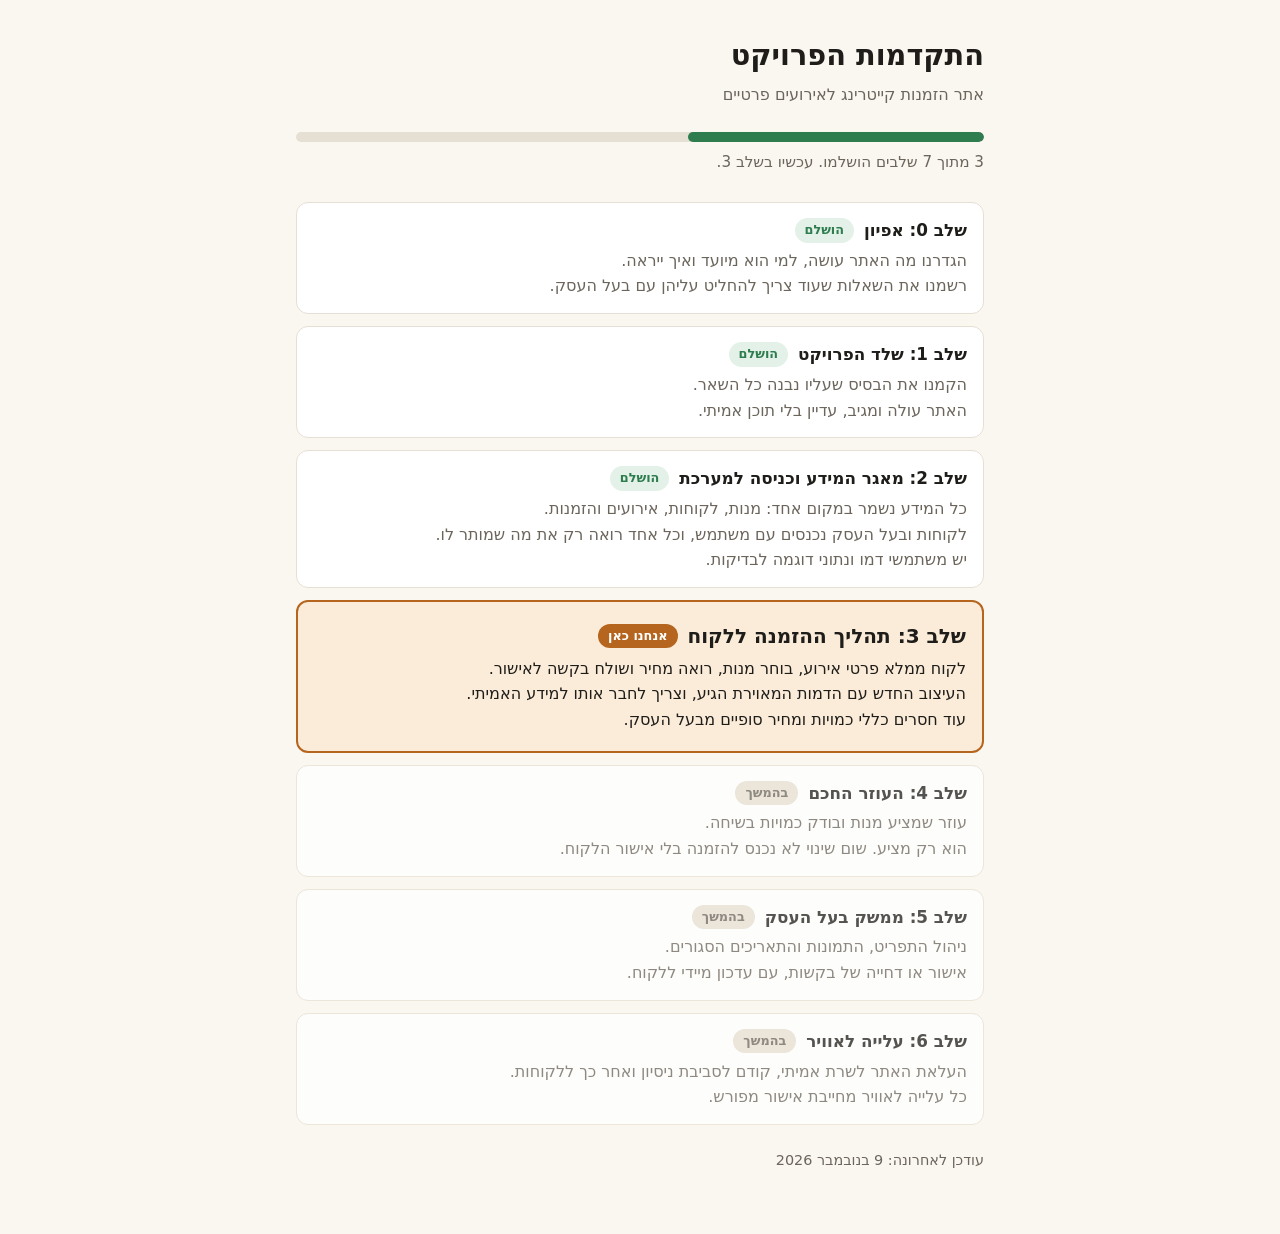
<file: progress.html>
<!doctype html>
<html lang="he" dir="rtl">
<head>
  <meta charset="utf-8">
  <meta name="viewport" content="width=device-width, initial-scale=1">
  <title>התקדמות הפרויקט</title>
  <style>
    :root {
      --bg: #faf7f1; --card: #ffffff; --text: #1f1d1a; --muted: #6b655c; --line: #e6dfd3;
      --done: #2f7d4f; --done-soft: #e3f1e8; --now: #b5651d; --now-soft: #fbecd9;
    }
    @media (prefers-color-scheme: dark) {
      :root { --bg: #171614; --card: #22201d; --text: #f2eee7; --muted: #a9a297; --line: #36322c;
        --done: #6cc28f; --done-soft: #1f3327; --now: #f0a45c; --now-soft: #3a2a17; }
    }
    * { box-sizing: border-box; }
    body { margin: 0; background: var(--bg); color: var(--text);
      font: 16px/1.6 system-ui, -apple-system, "Segoe UI", Arial, sans-serif; }
    main { max-width: 720px; margin-inline: auto; padding: 32px 16px 48px; }
    h1 { margin: 0 0 4px; font-size: 1.8rem; }
    .sub { margin: 0 0 24px; color: var(--muted); }
    .bar { height: 10px; background: var(--line); border-radius: 99px; overflow: hidden; margin-bottom: 8px; }
    .bar span { display: block; height: 100%; background: var(--done); border-radius: 99px; }
    .bar-label { margin: 0 0 28px; color: var(--muted); font-size: .95rem; }
    ol { list-style: none; margin: 0; padding: 0; display: grid; gap: 12px; }
    li { background: var(--card); border: 1px solid var(--line); border-radius: 12px; padding: 14px 16px; }
    li h2 { margin: 0 0 4px; font-size: 1.05rem; display: flex; gap: 10px; align-items: center; flex-wrap: wrap; }
    li p { margin: 0; color: var(--muted); }
    .tag { font-size: .8rem; font-weight: 700; padding: 2px 10px; border-radius: 99px; background: var(--line); color: var(--muted); }
    li.done .tag { background: var(--done-soft); color: var(--done); }
    li.now { border: 2px solid var(--now); background: var(--now-soft); padding: 18px 16px; }
    li.now h2 { font-size: 1.25rem; }
    li.now p { color: var(--text); }
    li.now .tag { background: var(--now); color: #fff; }
    li.todo { opacity: .75; }
    .updated { margin-top: 24px; color: var(--muted); font-size: .9rem; }
  </style>
</head>
<body>
  <main>
    <h1>התקדמות הפרויקט</h1>
    <p class="sub">אתר הזמנות קייטרינג לאירועים פרטיים</p>

    <div class="bar" aria-hidden="true"><span style="inline-size: 43%"></span></div>
    <p class="bar-label">3 מתוך 7 שלבים הושלמו. עכשיו בשלב 3.</p>

    <ol>
      <li class="done">
        <h2>שלב 0: אפיון <span class="tag">הושלם</span></h2>
        <p>הגדרנו מה האתר עושה, למי הוא מיועד ואיך ייראה.</p>
        <p>רשמנו את השאלות שעוד צריך להחליט עליהן עם בעל העסק.</p>
      </li>
      <li class="done">
        <h2>שלב 1: שלד הפרויקט <span class="tag">הושלם</span></h2>
        <p>הקמנו את הבסיס שעליו נבנה כל השאר.</p>
        <p>האתר עולה ומגיב, עדיין בלי תוכן אמיתי.</p>
      </li>
      <li class="done">
        <h2>שלב 2: מאגר המידע וכניסה למערכת <span class="tag">הושלם</span></h2>
        <p>כל המידע נשמר במקום אחד: מנות, לקוחות, אירועים והזמנות.</p>
        <p>לקוחות ובעל העסק נכנסים עם משתמש, וכל אחד רואה רק את מה שמותר לו.</p>
        <p>יש משתמשי דמו ונתוני דוגמה לבדיקות.</p>
      </li>
      <li class="now" aria-current="step">
        <h2>שלב 3: תהליך ההזמנה ללקוח <span class="tag">אנחנו כאן</span></h2>
        <p>לקוח ממלא פרטי אירוע, בוחר מנות, רואה מחיר ושולח בקשה לאישור.</p>
        <p>העיצוב החדש עם הדמות המאוירת הגיע, וצריך לחבר אותו למידע האמיתי.</p>
        <p>עוד חסרים כללי כמויות ומחיר סופיים מבעל העסק.</p>
      </li>
      <li class="todo">
        <h2>שלב 4: העוזר החכם <span class="tag">בהמשך</span></h2>
        <p>עוזר שמציע מנות ובודק כמויות בשיחה.</p>
        <p>הוא רק מציע. שום שינוי לא נכנס להזמנה בלי אישור הלקוח.</p>
      </li>
      <li class="todo">
        <h2>שלב 5: ממשק בעל העסק <span class="tag">בהמשך</span></h2>
        <p>ניהול התפריט, התמונות והתאריכים הסגורים.</p>
        <p>אישור או דחייה של בקשות, עם עדכון מיידי ללקוח.</p>
      </li>
      <li class="todo">
        <h2>שלב 6: עלייה לאוויר <span class="tag">בהמשך</span></h2>
        <p>העלאת האתר לשרת אמיתי, קודם לסביבת ניסיון ואחר כך ללקוחות.</p>
        <p>כל עלייה לאוויר מחייבת אישור מפורש.</p>
      </li>
    </ol>

    <p class="updated">עודכן לאחרונה: 9 בנובמבר 2026</p>
  </main>
</body>
</html>
</file>
